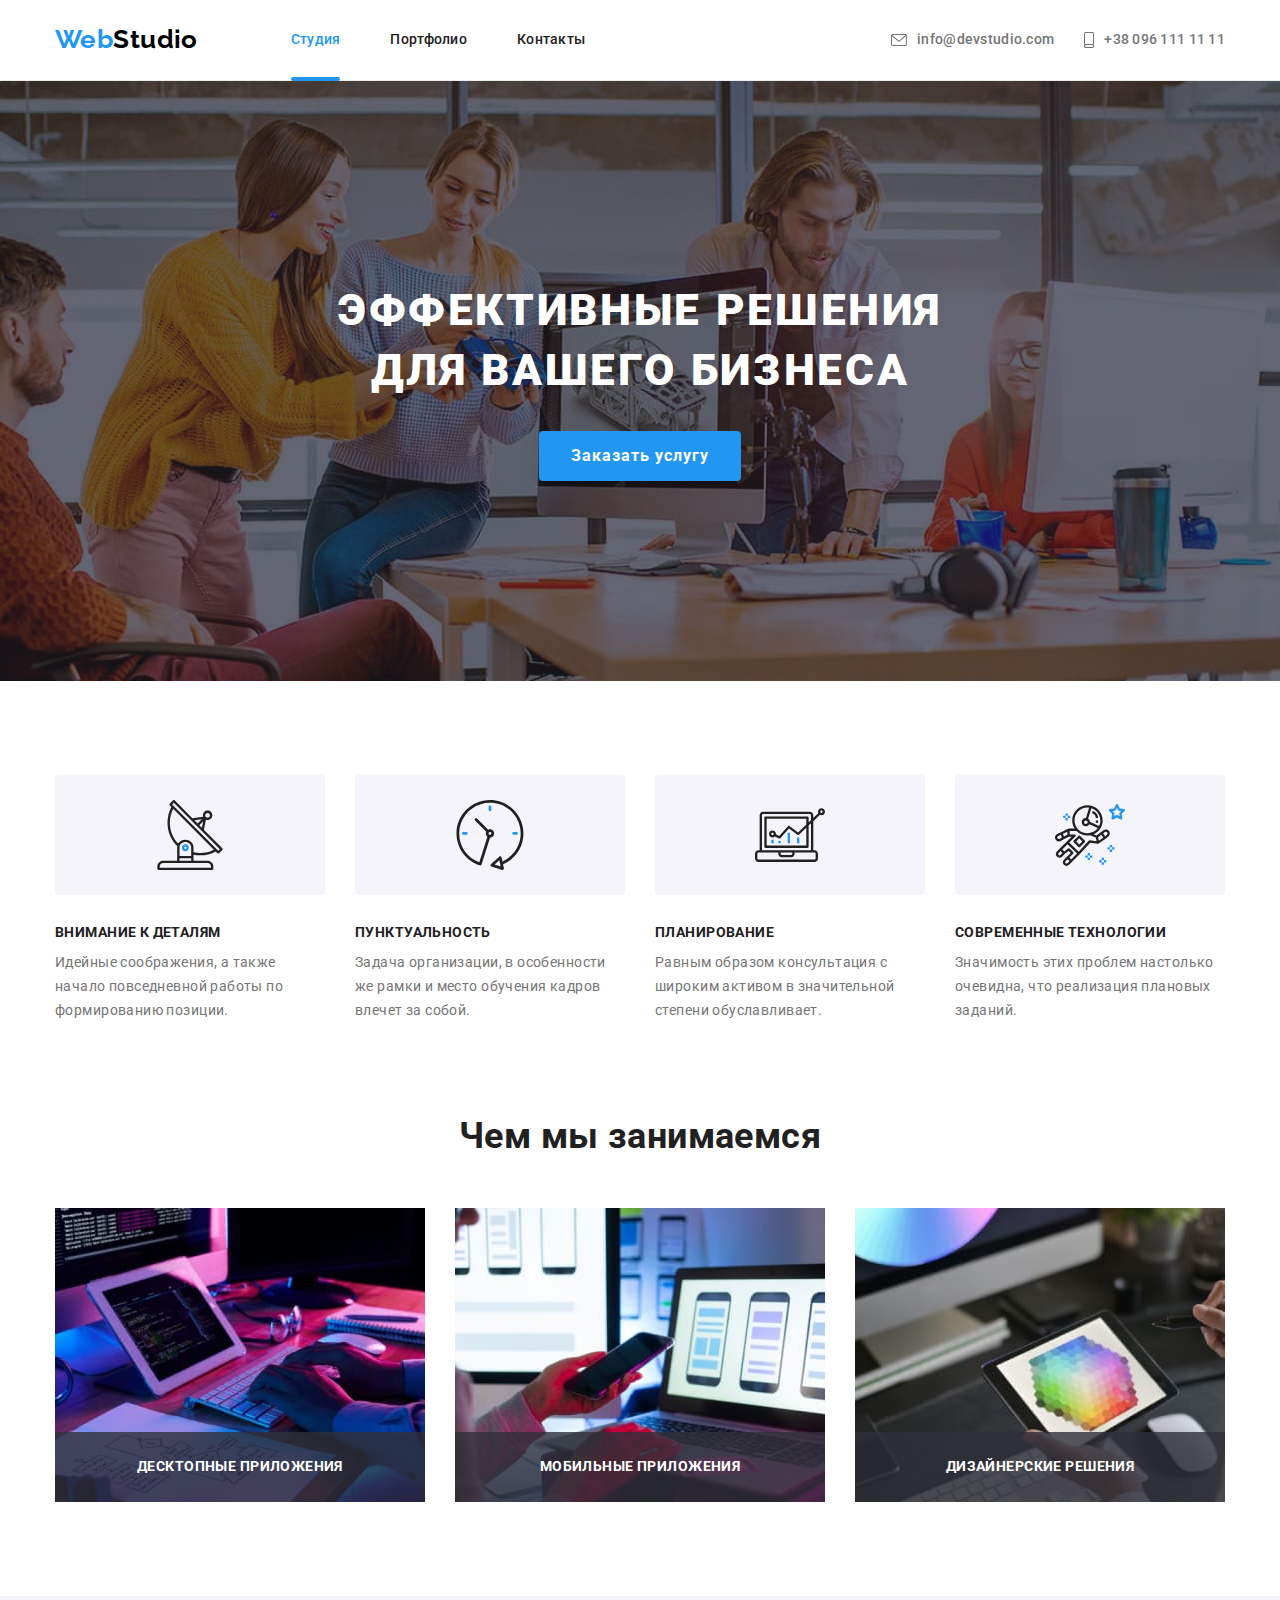
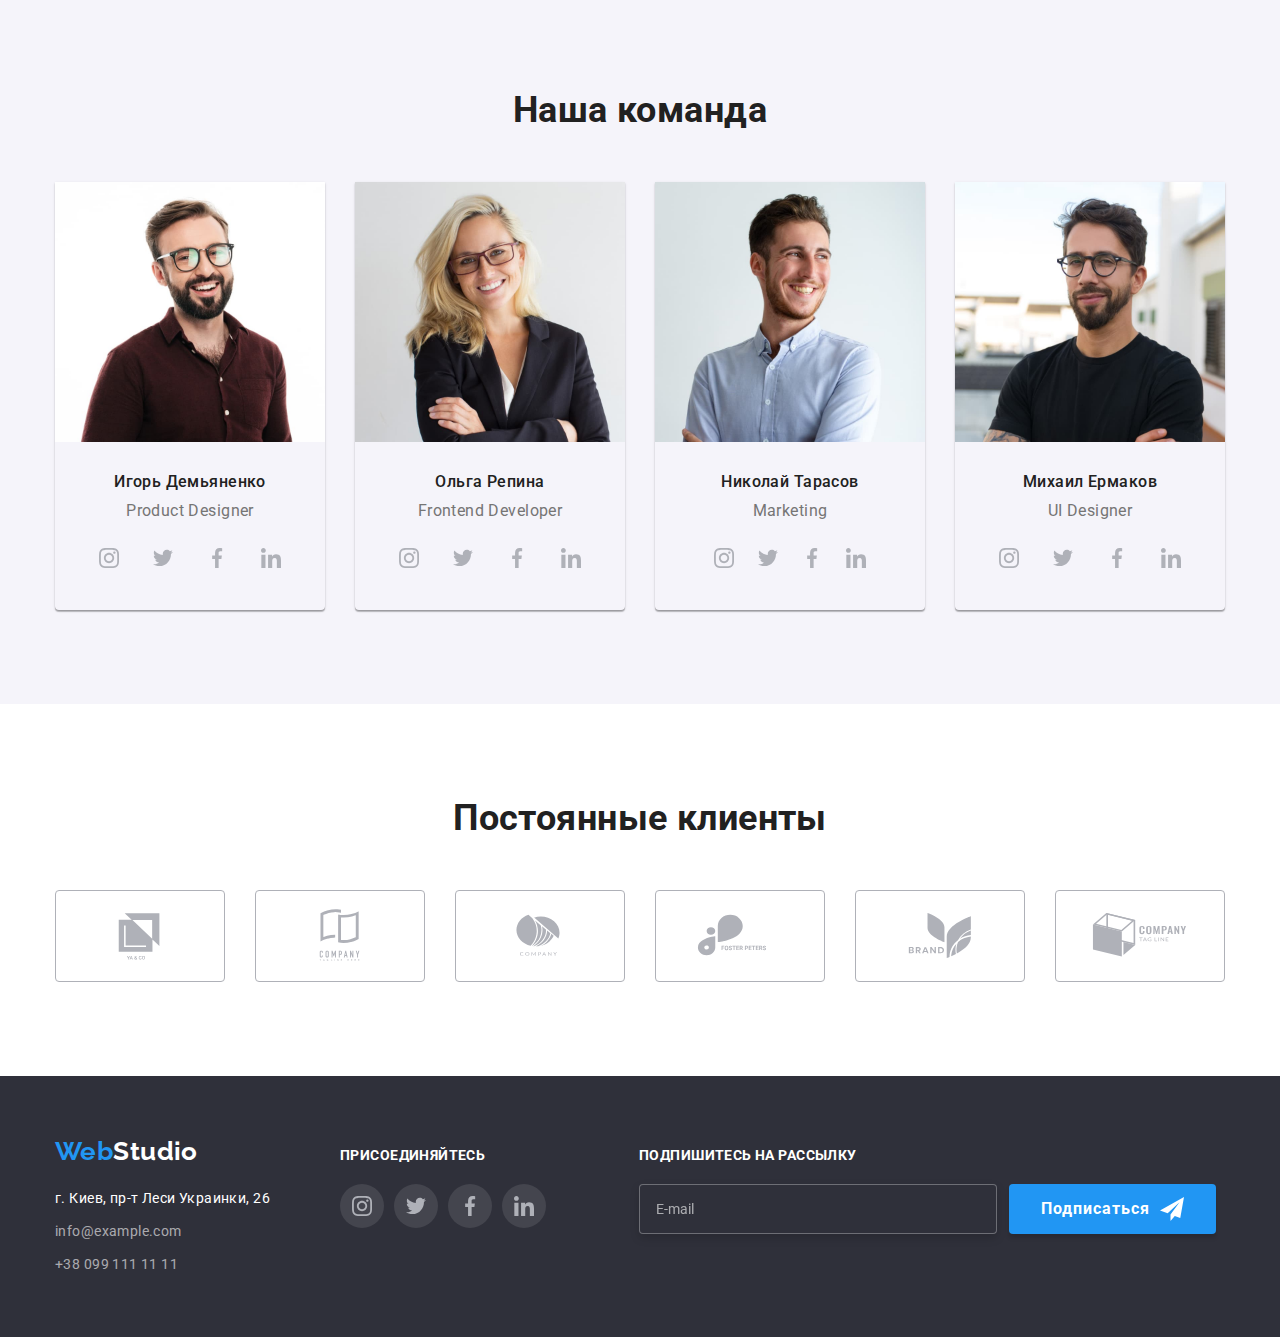
<file: index.html>
<!DOCTYPE html>
<html lang="ru">
    <head>
        <meta charset="UTF-8" />
        <meta http-equiv="X-UA-Compatible" content="IE=edge" />
        <meta name="viewport" content="width=device-width, initial-scale=1.0" />
        <title>WebStudio</title>
        <link rel="preconnect" href="https://fonts.googleapis.com" />
        <link rel="preconnect" href="https://fonts.gstatic.com" crossorigin />
        <link
            href="https://fonts.googleapis.com/css2?family=Raleway:wght@700&family=Roboto:wght@400;500;700;900&display=swap"
            rel="stylesheet"
        />

        <link rel="stylesheet" href="./css/main.min.css" />
    </head>
    <body>
        <header class="header">
            <div class="container header-content">
                <nav class="navigation">
                    <a class="logo" href="./index.html">
                        <span class="logo__part">Web</span>Studio
                    </a>

                    <ul class="site-nav">
                        <li class="site-nav__item">
                            <a class="site-nav__link site-nav__link--activ" href="./index.html"
                                >Студия</a
                            >
                        </li>

                        <li class="site-nav__item">
                            <a class="site-nav__link" href="./portfolio.html">Портфолио</a>
                        </li>

                        <li class="site-nav__item">
                            <a class="site-nav__link" href="">Контакты</a>
                        </li>
                    </ul>
                </nav>
                <ul class="contacts">
                    <li class="contacts__item">
                        <a class="contacts__link" href="mailto:info@devstudio.com">
                            <svg class="contacts__icon" width="16" height="12">
                                <use href="./images/symbol-defs.svg#icon-envelope"></use>
                            </svg>
                            info@devstudio.com
                        </a>
                    </li>

                    <li class="contacts__item">
                        <a class="contacts__link" href="tel:+380961111111">
                            <svg class="contacts__icon phone" width="10" height="16">
                                <use href="./images/symbol-defs.svg#icon-smartphone"></use>
                            </svg>
                            +38 096 111 11 11
                        </a>
                    </li>
                </ul>
            </div>
        </header>
        <main>
            <!-- hero section -->
            <section class="hero">
                <div class="container">
                    <h1 class="hero__title">Эффективные решения для вашего бизнеса</h1>
                    <button class="button" type="button" data-modal-open>Заказать услугу</button>
                </div>
                <div class="backdrop is-hidden" data-modal>
                    <div class="modal">
                        <button class="modal-btn" data-modal-close>
                            <svg class="modal-btn__icon" width="11" height="11">
                                <use href="./images/symbol-defs.svg#icon-close-cross"></use>
                            </svg>
                        </button>
                        <b class="modal__text">Оставьте свои данные, мы вам перезвоним</b>
                        <form class="form">
                            <label class="form__field">
                                <span class="form__label">Имя</span>
                                <input
                                    type="text"
                                    name="name"
                                    class="form__input"
                                    autocomplete="off"
                                />
                                <svg class="form__icon" width="18" height="18">
                                    <use href="./images/icons.svg#icon-person"></use>
                                </svg>
                            </label>

                            <label class="form__field">
                                <span class="form__label">Телефон</span>
                                <input
                                    type="tel"
                                    name="phone"
                                    class="form__input"
                                    autocomplete="off"
                                />
                                <svg class="form__icon" width="18" height="18">
                                    <use href="./images/icons.svg#icon-phone"></use>
                                </svg>
                            </label>

                            <label class="form__field">
                                <span class="form__label">Почта</span>
                                <input
                                    type="email"
                                    name="mail"
                                    class="form__input"
                                    autocomplete="off"
                                />
                                <svg class="form__icon" width="18" height="18">
                                    <use href="./images/icons.svg#icon-email"></use>
                                </svg>
                            </label>

                            <label class="form__field">
                                <span class="form__label">Комментарий</span>
                                <textarea
                                    class="form__input textarea"
                                    name="comment"
                                    placeholder="Введите текст"
                                ></textarea>
                            </label>

                            <label class="checkbox">
                                <input
                                    type="checkbox"
                                    name="accept"
                                    class="checkbox__input visually-hidden"
                                />
                                <svg class="checkbox__icon" width="16" height="15">
                                    <use href="./images/icons.svg#icon-check-input"></use>
                                </svg>
                                <span class="checkbox__lable"
                                    >Соглашаюсь с рассылкой и принимаю
                                    <a href="" class="checkbox__link">Условия договора</a>
                                </span>
                            </label>

                            <button type="submit" class="button button--submit-form">
                                Отправить
                            </button>
                        </form>
                    </div>
                </div>
            </section>
            <!-- Наши преимущества-->
            <section class="features">
                <div class="container">
                    <h2 class="visually-hidden">Наши преимущества</h2>
                    <ul class="features__list">
                        <li class="features__item">
                            <div class="features__logo">
                                <svg width="70" height="70">
                                    <use href="./images/symbol-defs.svg#icon-antenna"></use>
                                </svg>
                            </div>
                            <h3 class="features__title">Внимание к деталям</h3>
                            <p class="features__text">
                                Идейные соображения, а также начало повседневной работы по
                                формированию позиции.
                            </p>
                        </li>

                        <li class="features__item">
                            <div class="features__logo">
                                <svg width="70" height="70">
                                    <use href="./images/symbol-defs.svg#icon-clock"></use>
                                </svg>
                            </div>
                            <h3 class="features__title">Пунктуальность</h3>
                            <p class="features__text">
                                Задача организации, в особенности же рамки и место обучения кадров
                                влечет за собой.
                            </p>
                        </li>

                        <li class="features__item">
                            <div class="features__logo">
                                <svg width="70" height="70">
                                    <use href="./images/symbol-defs.svg#icon-diagram"></use>
                                </svg>
                            </div>
                            <h3 class="features__title">Планирование</h3>
                            <p class="features__text">
                                Равным образом консультация с широким активом в значительной степени
                                обуславливает.
                            </p>
                        </li>

                        <li class="features__item">
                            <div class="features__logo">
                                <svg width="70" height="70">
                                    <use href="./images/symbol-defs.svg#icon-astronaut"></use>
                                </svg>
                            </div>
                            <h3 class="features__title">Современные технологии</h3>
                            <p class="features__text">
                                Значимость этих проблем настолько очевидна, что реализация плановых
                                заданий.
                            </p>
                        </li>
                    </ul>
                </div>
            </section>
            <!-- Чем мы занимаемся -->
            <section class="section">
                <div class="container">
                    <h2 class="section-title">Чем мы занимаемся</h2>
                    <ul class="product">
                        <li class="product__item">
                            <img
                                src="./images/boxone.jpg"
                                class="product__image"
                                width="370"
                                height="294"
                                alt="ноут"
                            />
                            <div class="product__wrapper">
                                <h3 class="reuse__title">Десктопные приложения</h3>
                            </div>
                        </li>
                        <li class="product__item">
                            <img
                                src="./images/box-two.jpg"
                                class="product__image"
                                width="370"
                                height="294"
                                alt="телефон"
                            />
                            <div class="product__wrapper">
                                <h3 class="reuse__title">Мобильные приложения</h3>
                            </div>
                        </li>
                        <li class="product__item">
                            <img
                                src="./images/box-three.jpg"
                                class="product__image"
                                width="370"
                                height="294"
                                alt="планшет"
                            />
                            <div class="product__wrapper">
                                <h3 class="reuse__title">Дизайнерские решения</h3>
                            </div>
                        </li>
                    </ul>
                </div>
            </section>
            <!-- наша компуха -->
            <section class="section section--highlight">
                <div class="container">
                    <h2 class="section-title">Наша команда</h2>
                    <ul class="team-list">
                        <li class="team-list__item">
                            <img
                                src="./images/team-card-one.jpg"
                                class="team-list__image"
                                width="270"
                                height="260"
                                alt="Игорь Демьяненко"
                            />
                            <div class="team-list__card">
                                <h3 class="team-list__title">Игорь Демьяненко</h3>
                                <p class="team-list__text" lang="en">Product Designer</p>
                                <ul class="social-media">
                                    <li class="social-media__item">
                                        <a href="" class="social-media__link">
                                            <svg class="social-media__icon" width="20" height="20">
                                                <use
                                                    href="./images/symbol-defs.svg#icon-instagram"
                                                ></use>
                                            </svg>
                                        </a>
                                    </li>

                                    <li class="social-media__item">
                                        <a href="" class="social-media__link">
                                            <svg class="social-media__icon" width="20" height="20">
                                                <use
                                                    href="./images/symbol-defs.svg#icon-twitter"
                                                ></use>
                                            </svg>
                                        </a>
                                    </li>

                                    <li class="social-media__item">
                                        <a href="" class="social-media__link">
                                            <svg class="social-media__icon" width="20" height="20">
                                                <use
                                                    href="./images/symbol-defs.svg#icon-facebook"
                                                ></use>
                                            </svg>
                                        </a>
                                    </li>

                                    <li class="social-media__item">
                                        <a href="" class="social-media__link">
                                            <svg class="social-media__icon" width="20" height="20">
                                                <use
                                                    href="./images/symbol-defs.svg#icon-linkedin"
                                                ></use>
                                            </svg>
                                        </a>
                                    </li>
                                </ul>
                            </div>
                        </li>

                        <li class="team-list__item">
                            <img
                                src="./images/team-card-two.jpg"
                                class="team-list__image"
                                width="270"
                                height="260"
                                alt="Ольга Репина"
                            />
                            <div class="team-list__card">
                                <h3 class="team-list__title">Ольга Репина</h3>
                                <p class="team-list__text" lang="en">Frontend Developer</p>
                                <ul class="social-media">
                                    <li class="social-media__item">
                                        <a href="" class="social-media__link">
                                            <svg class="social-media__icon" width="20" height="20">
                                                <use
                                                    href="./images/symbol-defs.svg#icon-instagram"
                                                ></use>
                                            </svg>
                                        </a>
                                    </li>

                                    <li class="social-media__item">
                                        <a href="" class="social-media__link">
                                            <svg class="social-media__icon" width="20" height="20">
                                                <use
                                                    href="./images/symbol-defs.svg#icon-twitter"
                                                ></use>
                                            </svg>
                                        </a>
                                    </li>

                                    <li class="social-media__item">
                                        <a href="" class="social-media__link">
                                            <svg class="social-media__icon" width="20" height="20">
                                                <use
                                                    href="./images/symbol-defs.svg#icon-facebook"
                                                ></use>
                                            </svg>
                                        </a>
                                    </li>

                                    <li class="social-media__item">
                                        <a href="" class="social-media__link">
                                            <svg class="social-media__icon" width="20" height="20">
                                                <use
                                                    href="./images/symbol-defs.svg#icon-linkedin"
                                                ></use>
                                            </svg>
                                        </a>
                                    </li>
                                </ul>
                            </div>
                        </li>

                        <li class="team-list__item">
                            <img
                                src="./images/team-card-three.jpg"
                                class="team-list__image"
                                width="270"
                                height="260"
                                alt="Николай Тарасов"
                            />
                            <div class="team-list__card">
                                <h3 class="team-list__title">Николай Тарасов</h3>
                                <p class="team-list__text" lang="en">Marketing</p>
                                <ul class="social-media">
                                    <li>
                                        <a href="" class="social-media__link">
                                            <svg class="social-media__icon" width="20" height="20">
                                                <use
                                                    href="./images/symbol-defs.svg#icon-instagram"
                                                ></use>
                                            </svg>
                                        </a>
                                    </li>

                                    <li>
                                        <a href="" class="social-media__link">
                                            <svg class="social-media__icon" width="20" height="20">
                                                <use
                                                    href="./images/symbol-defs.svg#icon-twitter"
                                                ></use>
                                            </svg>
                                        </a>
                                    </li>

                                    <li>
                                        <a href="" class="social-media__link">
                                            <svg class="social-media__icon" width="20" height="20">
                                                <use
                                                    href="./images/symbol-defs.svg#icon-facebook"
                                                ></use>
                                            </svg>
                                        </a>
                                    </li>

                                    <li>
                                        <a href="" class="social-media__link">
                                            <svg class="social-media__icon" width="20" height="20">
                                                <use
                                                    href="./images/symbol-defs.svg#icon-linkedin"
                                                ></use>
                                            </svg>
                                        </a>
                                    </li>
                                </ul>
                            </div>
                        </li>

                        <li class="team-list__item">
                            <img
                                src="./images/team-card-four.jpg"
                                class="team-list__image"
                                width="270"
                                height="260"
                                alt="Михаил Ермаков"
                            />
                            <div class="team-list__card">
                                <h3 class="team-list__title">Михаил Ермаков</h3>
                                <p class="team-list__text" lang="en">UI Designer</p>
                                <ul class="social-media">
                                    <li class="social-media__item">
                                        <a href="" class="social-media__link">
                                            <svg class="social-media__icon" width="20" height="20">
                                                <use
                                                    href="./images/symbol-defs.svg#icon-instagram"
                                                ></use>
                                            </svg>
                                        </a>
                                    </li>

                                    <li class="social-media__item">
                                        <a href="" class="social-media__link">
                                            <svg class="social-media__icon" width="20" height="20">
                                                <use
                                                    href="./images/symbol-defs.svg#icon-twitter"
                                                ></use>
                                            </svg>
                                        </a>
                                    </li>

                                    <li class="social-media__item">
                                        <a href="" class="social-media__link">
                                            <svg class="social-media__icon" width="20" height="20">
                                                <use
                                                    href="./images/symbol-defs.svg#icon-facebook"
                                                ></use>
                                            </svg>
                                        </a>
                                    </li>

                                    <li class="social-media__item">
                                        <a href="" class="social-media__link">
                                            <svg class="social-media__icon" width="20" height="20">
                                                <use
                                                    href="./images/symbol-defs.svg#icon-linkedin"
                                                ></use>
                                            </svg>
                                        </a>
                                    </li>
                                </ul>
                            </div>
                        </li>
                    </ul>
                </div>
            </section>
            <!-- наши клиенты -->
            <section class="section">
                <div class="container">
                    <h2 class="section-title">Постоянные клиенты</h2>
                    <ul class="client-list">
                        <li class="client-list__item">
                            <a class="client-list__link" href="">
                                <svg class="client-list__icon" width="106" height="60">
                                    <use href="./images/symbol-defs.svg#icon-company1"></use>
                                </svg>
                            </a>
                        </li>

                        <li class="client-list__item">
                            <a class="client-list__link" href="">
                                <svg class="client-list__icon" width="106" height="60">
                                    <use href="./images/symbol-defs.svg#icon-company2"></use>
                                </svg>
                            </a>
                        </li>

                        <li class="client-list__item">
                            <a class="client-list__link" href="">
                                <svg class="client-list__icon" width="106" height="60">
                                    <use href="./images/symbol-defs.svg#icon-company3"></use>
                                </svg>
                            </a>
                        </li>

                        <li class="client-list__item">
                            <a class="client-list__link" href="">
                                <svg class="client-list__icon" width="106" height="60">
                                    <use href="./images/symbol-defs.svg#icon-company4"></use>
                                </svg>
                            </a>
                        </li>

                        <li class="client-list__item">
                            <a class="client-list__link" href="">
                                <svg class="client-list__icon" width="106" height="60">
                                    <use href="./images/symbol-defs.svg#icon-company5"></use>
                                </svg>
                            </a>
                        </li>

                        <li class="client-list__item">
                            <a class="client-list__link" href="">
                                <svg class="client-list__icon" width="106" height="60">
                                    <use href="./images/symbol-defs.svg#icon-company6"></use>
                                </svg>
                            </a>
                        </li>
                    </ul>
                </div>
            </section>
        </main>
        <!-- подвал -->
        <footer class="footer">
            <div class="container container--flexed">
                <div class="address-block">
                    <a class="logo logo--inverted" href="./index.html">
                        <span class="logo__part">Web</span>Studio
                    </a>
                    <address class="address">
                        <ul class="address__list">
                            <li class="address__item">
                                <a
                                    class="address__link address__link--general"
                                    href="https://www.google.com/maps/place/%D0%B1%D1%83%D0%BB.+%D0%9B%D0%B5%D1%81%D0%B8+%D0%A3%D0%BA%D1%80%D0%B0%D0%B8%D0%BD%D0%BA%D0%B8,+26,+%D0%9A%D0%B8%D0%B5%D0%B2,+02000/@50.4265807,30.5361971,17z/data=!4m13!1m7!3m6!1s0x40d4cf0e033ecbe9:0x57a4dffefec77da0!2z0LHRg9C7LiDQm9C10YHQuCDQo9C60YDQsNC40L3QutC4LCAyNiwg0JrQuNC10LIsIDAyMDAw!3b1!8m2!3d50.4265807!4d30.5383858!3m4!1s0x40d4cf0e033ecbe9:0x57a4dffefec77da0!8m2!3d50.4265807!4d30.5383858"
                                >
                                    г. Киев, пр-т Леси Украинки, 26
                                </a>
                            </li>

                            <li class="address__item">
                                <a class="address__link" href="mailto:info@example.com"
                                    >info@example.com</a
                                >
                            </li>

                            <li class="address__item">
                                <a class="address__link" href="tel:+380991111111"
                                    >+38 099 111 11 11</a
                                >
                            </li>
                        </ul>
                    </address>
                </div>

                <div class="join-block">
                    <p class="reuse__title reuse__title--modified">присоединяйтесь</p>
                    <ul class="social-media">
                        <li class="social-media__item">
                            <a class="social-media__link social-media__link--modified" href="">
                                <svg class="social-media__icon social-media__icon--modified" width="20" height="20">
                                    <use href="./images/symbol-defs.svg#icon-instagram"></use>
                                </svg>
                            </a>
                        </li>

                        <li class="social-media__item">
                            <a class="social-media__link social-media__link--modified" href="">
                                <svg class="social-media__icon social-media__icon--modified" width="20" height="20">
                                    <use href="./images/symbol-defs.svg#icon-twitter"></use>
                                </svg>
                            </a>
                        </li>

                        <li class="social-media__item">
                            <a class="social-media__link social-media__link--modified" href="">
                                <svg class="social-media__icon social-media__icon--modified" width="20" height="20">
                                    <use href="./images/symbol-defs.svg#icon-facebook"></use>
                                </svg>
                            </a>
                        </li>

                        <li class="social-media__item">
                            <a class="social-media__link social-media__link--modified" href="">
                                <svg class="social-media__icon social-media__icon--modified" width="20" height="20">
                                    <use href="./images/symbol-defs.svg#icon-linkedin"></use>
                                </svg>
                            </a>
                        </li>
                    </ul>
                </div>

                <div class="form-block">
                    <p class="reuse__title reuse__title--modified">Подпишитесь на рассылку</p>
                    <div class="form-wrapper">
                        <form class="join-form">
                            <input
                                type="email"
                                name="mail"
                                placeholder="E-mail"
                                class="join-form__input"
                            />
                        </form>

                        <button type="submit" class="button button--centered">
                            Подписаться<svg class="form-btn-icon" width="24" height="24">
                                <use href="./images/icons.svg#icon-telegram"></use>
                            </svg>
                        </button>
                    </div>
                </div>
            </div>
        </footer>
        <script src="./js/model.js"></script>
    </body>
</html>
</file>
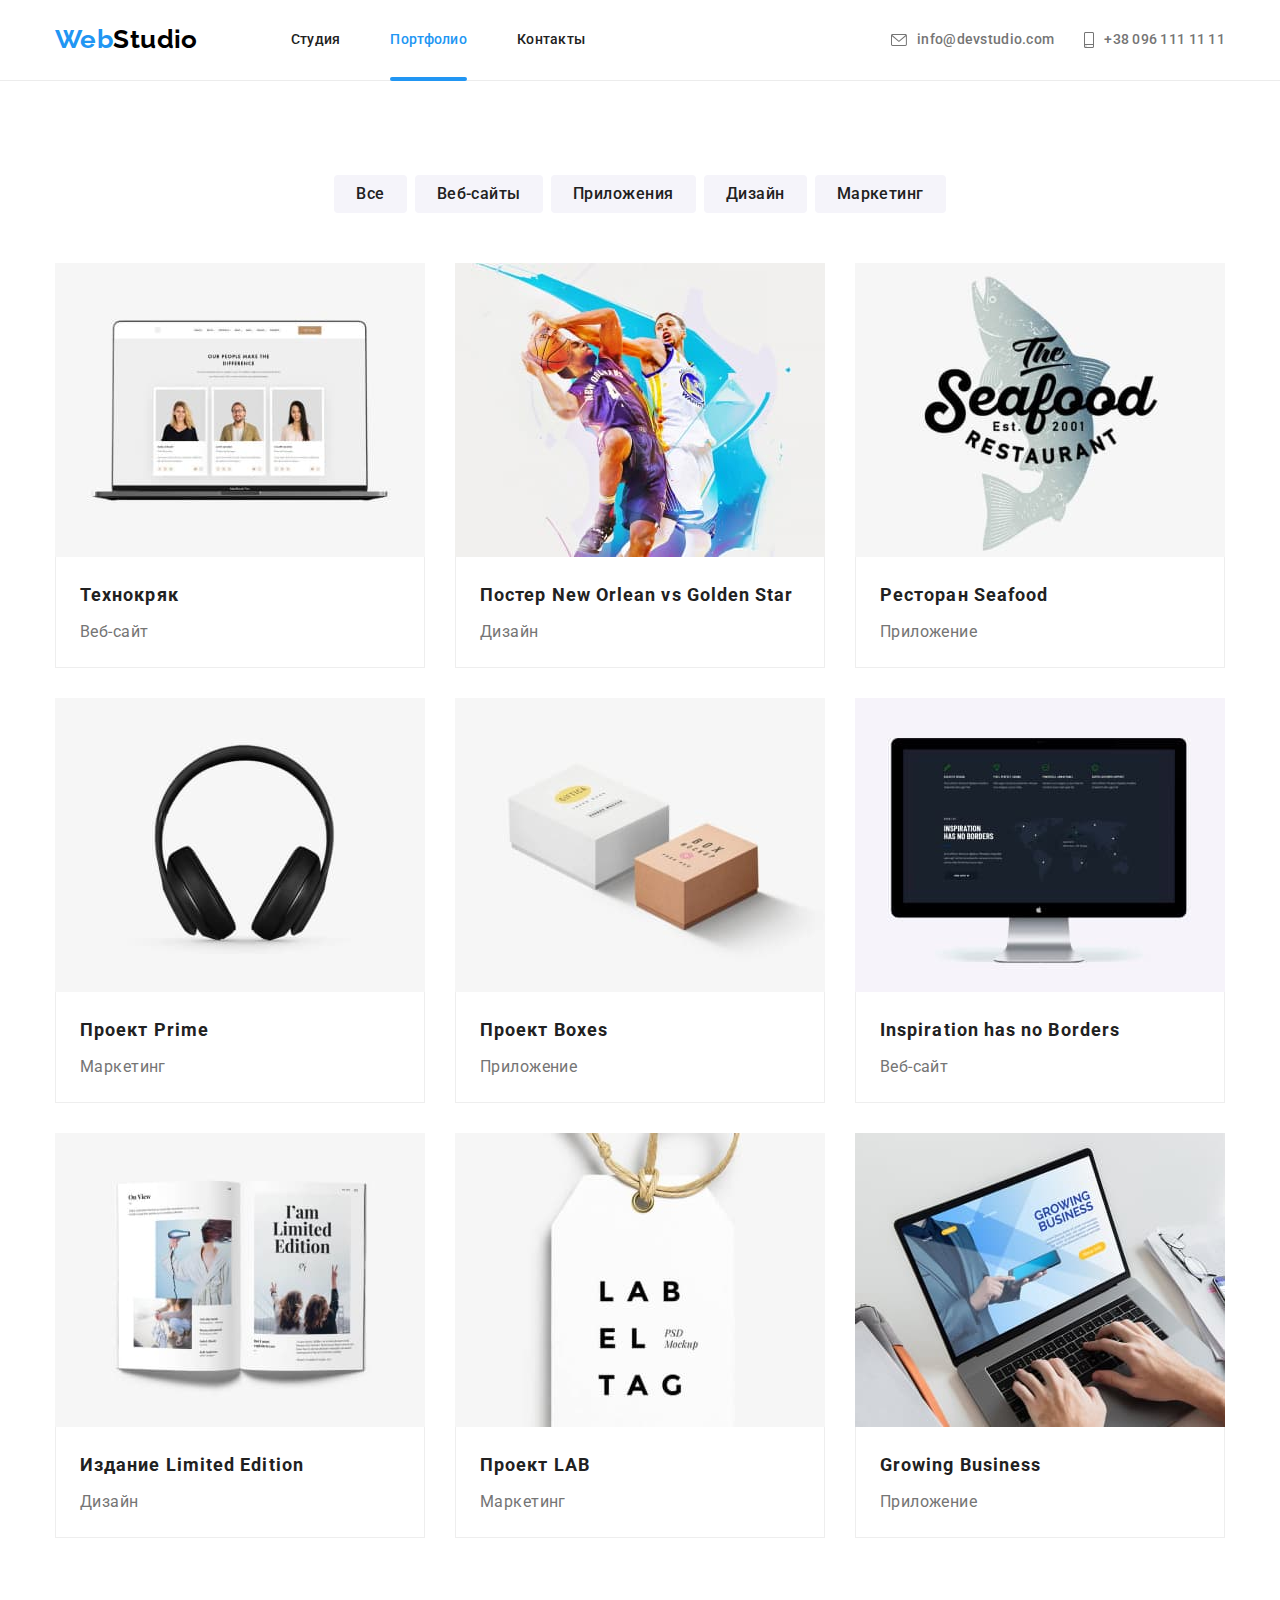
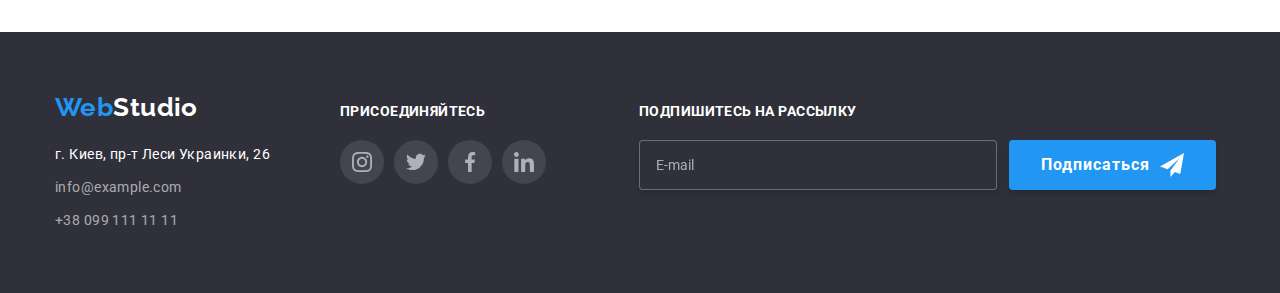
<file: portfolio.html>
<!DOCTYPE html>
<html lang="ru">
    <head>
        <meta charset="UTF-8" />
        <meta http-equiv="X-UA-Compatible" content="IE=edge" />
        <meta name="viewport" content="width=device-width, initial-scale=1.0" />
        <title>PORTFOLIO</title>
        <link rel="preconnect" href="https://fonts.googleapis.com" />
        <link rel="preconnect" href="https://fonts.gstatic.com" crossorigin />
        <link
            href="https://fonts.googleapis.com/css2?family=Raleway:wght@700&family=Roboto:wght@400;500;700;900&display=swap"
            rel="stylesheet"
        />
        <link rel="stylesheet" href="./css/main.min.css" />
    </head>
    <body>
        <header class="header">
            <div class="container header-content">
                <nav class="navigation">
                    <a class="logo" href="./index.html">
                        <span class="logo__part">Web</span>Studio
                    </a>

                    <ul class="site-nav">
                        <li class="site-nav__item">
                            <a class="site-nav__link" href="./index.html">Студия</a>
                        </li>

                        <li class="site-nav__item">
                            <a class="site-nav__link site-nav__link--activ" href="./portfolio.html"
                                >Портфолио</a
                            >
                        </li>

                        <li class="site-nav__item">
                            <a class="site-nav__link" href="">Контакты</a>
                        </li>
                    </ul>
                </nav>
                <ul class="contacts">
                    <li class="contacts__item">
                        <a class="contacts__link" href="mailto:info@devstudio.com">
                            <svg class="contacts__icon" width="16" height="12">
                                <use href="./images/symbol-defs.svg#icon-envelope"></use>
                            </svg>
                            info@devstudio.com
                        </a>
                    </li>

                    <li class="contacts__item">
                        <a class="contacts__link" href="tel:+380961111111">
                            <svg class="contacts__icon phone" width="10" height="16">
                                <use href="./images/symbol-defs.svg#icon-smartphone"></use>
                            </svg>
                            +38 096 111 11 11
                        </a>
                    </li>
                </ul>
            </div>
        </header>
        <main>
            <section class="section">
                <div class="container">
                    <ul class="filters">
                        <li class="filters__item">
                            <button class="filters__button" type="button">Все</button>
                        </li>
                        <li class="filters__item">
                            <button class="filters__button" type="button">Веб-сайты</button>
                        </li>
                        <li class="filters__item">
                            <button class="filters__button" type="button">Приложения</button>
                        </li>
                        <li class="filters__item">
                            <button class="filters__button" type="button">Дизайн</button>
                        </li>
                        <li class="filters__item">
                            <button class="filters__button" type="button">Маркетинг</button>
                        </li>
                    </ul>
                    <ul class="card-set">
                        <li class="card">
                            <div class="card__wrap">
                                <img
                                    class="card__image"
                                    src="./images/technocrack.jpg"
                                    alt="веб-сайт Технокряк "
                                />
                                <div class="overlay">
                                    <p class="overlay__content">
                                        Ресурс предлагает комплексные предложения с разным уровнем
                                        функционала и сервисов. Все это позволит посетителю получить
                                        исчерпывающие сведения о компании или частном лице.
                                    </p>
                                </div>
                            </div>

                            <div class="card__content">
                                <h2 class="card__title">Технокряк</h2>
                                <p class="card__text">Веб-сайт</p>
                            </div>
                        </li>

                        <li class="card">
                            <div class="card__wrap">
                                <img
                                    class="card__image"
                                    src="./images/poster.jpg"
                                    alt="два баскетболиста"
                                />
                                <div class="overlay">
                                    <p class="overlay__content">
                                        Ресурс предлагает комплексные предложения с разным уровнем
                                        функционала и сервисов. Все это позволит посетителю получить
                                        исчерпывающие сведения о компании или частном лице.
                                    </p>
                                </div>
                            </div>
                            <div class="card__content">
                                <h2 class="card__title">Постер New Orlean vs Golden Star</h2>
                                <p class="card__text">Дизайн</p>
                            </div>
                        </li>

                        <li class="card">
                            <div class="card__wrap">
                                <img class="card__image" src="./images/seafood.jpg" alt="" />
                                <div class="overlay">
                                    <p class="overlay__content">
                                        Ресурс предлагает комплексные предложения с разным уровнем
                                        функционала и сервисов. Все это позволит посетителю получить
                                        исчерпывающие сведения о компании или частном лице.
                                    </p>
                                </div>
                            </div>
                            <div class="card__content">
                                <h2 class="card__title">Ресторан Seafood</h2>
                                <p class="card__text">Приложение</p>
                            </div>
                        </li>

                        <li class="card">
                            <div class="card__wrap">
                                <img class="card__image" src="./images/prime.jpg" alt="" />
                                <div class="overlay">
                                    <p class="overlay__content">
                                        Ресурс предлагает комплексные предложения с разным уровнем
                                        функционала и сервисов. Все это позволит посетителю получить
                                        исчерпывающие сведения о компании или частном лице.
                                    </p>
                                </div>
                            </div>
                            <div class="card__content">
                                <h2 class="card__title">Проект Prime</h2>
                                <p class="card__text">Маркетинг</p>
                            </div>
                        </li>

                        <li class="card">
                            <div class="card__wrap">
                                <img class="card__image" src="./images/boxes.jpg" alt="" />
                                <div class="overlay">
                                    <p class="overlay__content">
                                        Ресурс предлагает комплексные предложения с разным уровнем
                                        функционала и сервисов. Все это позволит посетителю получить
                                        исчерпывающие сведения о компании или частном лице.
                                    </p>
                                </div>
                            </div>
                            <div class="card__content">
                                <h2 class="card__title">Проект Boxes</h2>
                                <p class="card__text">Приложение</p>
                            </div>
                        </li>

                        <li class="card">
                            <div class="card__wrap">
                                <img class="card__image" src="./images/inspiration.jpg" alt="" />
                                <div class="overlay">
                                    <p class="overlay__content">
                                        Ресурс предлагает комплексные предложения с разным уровнем
                                        функционала и сервисов. Все это позволит посетителю получить
                                        исчерпывающие сведения о компании или частном лице.
                                    </p>
                                </div>
                            </div>
                            <div class="card__content">
                                <h2 class="card__title" lang="en">Inspiration has no Borders</h2>
                                <p class="card__text">Веб-сайт</p>
                            </div>
                        </li>

                        <li class="card">
                            <div class="card__wrap">
                                <img
                                    class="card__image"
                                    src="./images/limited-edition.jpg"
                                    alt="книги"
                                />
                                <div class="overlay">
                                    <p class="overlay__content">
                                        Ресурс предлагает комплексные предложения с разным уровнем
                                        функционала и сервисов. Все это позволит посетителю получить
                                        исчерпывающие сведения о компании или частном лице.
                                    </p>
                                </div>
                            </div>
                            <div class="card__content">
                                <h2 class="card__title">Издание Limited Edition</h2>
                                <p class="card__text">Дизайн</p>
                            </div>
                        </li>

                        <li class="card">
                            <div class="card__wrap">
                                <img class="card__image" src="./images/lab.jpg" alt="" />
                                <div class="overlay">
                                    <p class="overlay__content">
                                        Ресурс предлагает комплексные предложения с разным уровнем
                                        функционала и сервисов. Все это позволит посетителю получить
                                        исчерпывающие сведения о компании или частном лице.
                                    </p>
                                </div>
                            </div>
                            <div class="card__content">
                                <h2 class="card__title">Проект LAB</h2>
                                <p class="card__text">Маркетинг</p>
                            </div>
                        </li>

                        <li class="card">
                            <div class="card__wrap">
                                <img class="card__image" src="./images/growing.jpg" alt="" />
                                <div class="overlay">
                                    <p class="overlay__content">
                                        Ресурс предлагает комплексные предложения с разным уровнем
                                        функционала и сервисов. Все это позволит посетителю получить
                                        исчерпывающие сведения о компании или частном лице.
                                    </p>
                                </div>
                            </div>
                            <div class="card__content">
                                <h2 class="card__title" lang="en">Growing Business</h2>
                                <p class="card__text">Приложение</p>
                            </div>
                        </li>
                    </ul>
                </div>
            </section>
        </main>
        <!-- footer -->
        <footer class="footer">
            <div class="container container--flexed">
                <div class="address-block">
                    <a class="logo logo--inverted" href="./index.html">
                        <span class="logo__part">Web</span>Studio
                    </a>
                    <address class="address">
                        <ul class="address__list">
                            <li class="address__item">
                                <a
                                    class="address__link address__link--general"
                                    href="https://www.google.com/maps/place/%D0%B1%D1%83%D0%BB.+%D0%9B%D0%B5%D1%81%D0%B8+%D0%A3%D0%BA%D1%80%D0%B0%D0%B8%D0%BD%D0%BA%D0%B8,+26,+%D0%9A%D0%B8%D0%B5%D0%B2,+02000/@50.4265807,30.5361971,17z/data=!4m13!1m7!3m6!1s0x40d4cf0e033ecbe9:0x57a4dffefec77da0!2z0LHRg9C7LiDQm9C10YHQuCDQo9C60YDQsNC40L3QutC4LCAyNiwg0JrQuNC10LIsIDAyMDAw!3b1!8m2!3d50.4265807!4d30.5383858!3m4!1s0x40d4cf0e033ecbe9:0x57a4dffefec77da0!8m2!3d50.4265807!4d30.5383858"
                                >
                                    г. Киев, пр-т Леси Украинки, 26
                                </a>
                            </li>

                            <li class="address__item">
                                <a class="address__link" href="mailto:info@example.com"
                                    >info@example.com</a
                                >
                            </li>

                            <li class="address__item">
                                <a class="address__link" href="tel:+380991111111"
                                    >+38 099 111 11 11</a
                                >
                            </li>
                        </ul>
                    </address>
                </div>

                <div class="join-block">
                    <p class="reuse__title reuse__title--modified">присоединяйтесь</p>
                    <ul class="social-media">
                        <li class="social-media__item">
                            <a class="social-media__link social-media__link--modified" href="">
                                <svg class="social-media__icon social-media__icon--modified" width="20" height="20">
                                    <use href="./images/symbol-defs.svg#icon-instagram"></use>
                                </svg>
                            </a>
                        </li>

                        <li class="social-media__item">
                            <a class="social-media__link social-media__link--modified" href="">
                                <svg class="social-media__icon social-media__icon--modified" width="20" height="20">
                                    <use href="./images/symbol-defs.svg#icon-twitter"></use>
                                </svg>
                            </a>
                        </li>

                        <li class="social-media__item">
                            <a class="social-media__link social-media__link--modified" href="">
                                <svg class="social-media__icon social-media__icon--modified" width="20" height="20">
                                    <use href="./images/symbol-defs.svg#icon-facebook"></use>
                                </svg>
                            </a>
                        </li>

                        <li class="social-media__item">
                            <a class="social-media__link social-media__link--modified" href="">
                                <svg class="social-media__icon social-media__icon--modified" width="20" height="20">
                                    <use href="./images/symbol-defs.svg#icon-linkedin"></use>
                                </svg>
                            </a>
                        </li>
                    </ul>
                </div>

                <div class="form-block">
                    <p class="reuse__title reuse__title--modified">Подпишитесь на рассылку</p>
                    <div class="form-wrapper">
                        <form class="join-form">
                            <input
                                type="email"
                                name="mail"
                                placeholder="E-mail"
                                class="join-form__input"
                            />
                        </form>

                        <button type="submit" class="button button--centered">
                            Подписаться<svg class="form-btn-icon" width="24" height="24">
                                <use href="./images/icons.svg#icon-telegram"></use>
                            </svg>
                        </button>
                    </div>
                </div>
            </div>
        </footer>
    </body>
</html>
</file>
<file: css/main.min.css>
/*! modern-normalize v1.1.0 | MIT License | https://github.com/sindresorhus/modern-normalize */*,::before,::after{-webkit-box-sizing:border-box;box-sizing:border-box}html{line-height:1.15;-webkit-text-size-adjust:100%;-moz-tab-size:4;-o-tab-size:4;tab-size:4}body{margin:0;font-family:system-ui,-apple-system,"Segoe UI",Roboto,Helvetica,Arial,sans-serif,"Apple Color Emoji","Segoe UI Emoji"}hr{height:0;color:inherit}abbr[title]{-webkit-text-decoration:underline dotted;text-decoration:underline dotted}b,strong{font-weight:bolder}code,kbd,samp,pre{font-family:ui-monospace, SFMono-Regular, Consolas, 'Liberation Mono', Menlo, monospace;font-size:1em}small{font-size:80%}sub,sup{font-size:75%;line-height:0;position:relative;vertical-align:baseline}sub{bottom:-0.25em}sup{top:-0.5em}table{text-indent:0;border-color:inherit}button,input,optgroup,select,textarea{font-family:inherit;font-size:100%;line-height:1.15;margin:0}button,select{text-transform:none}button,[type='button'],[type='reset'],[type='submit']{-webkit-appearance:button}::-moz-focus-inner{border-style:none;padding:0}:-moz-focusring{outline:1px dotted ButtonText}:-moz-ui-invalid{box-shadow:none}legend{padding:0}progress{vertical-align:baseline}::-webkit-inner-spin-button,::-webkit-outer-spin-button{height:auto}[type='search']{-webkit-appearance:textfield;outline-offset:-2px}::-webkit-search-decoration{-webkit-appearance:none}::-webkit-file-upload-button{-webkit-appearance:button;font:inherit}summary{display:list-item}body{color:#757575;font-family:'Roboto', 'Arial', sans-serif;font-size:14px;letter-spacing:0.03em;line-height:1.14}h1,h2,h3,h4,h5,h6,p{margin:0;padding:0}a{text-decoration:none}ul{list-style:none;padding:0;margin:0}.container{width:1200px;padding-left:15px;padding-right:15px;margin:0 auto}.logo{padding-top:24px;padding-bottom:25px;color:#000;font-family:'Raleway';font-style:normal;font-weight:700;font-size:26px;line-height:1.19;text-decoration:none}.logo__part{color:#2196f3}.is-hidden{opacity:0;pointer-events:none;visibility:hidden}.button{text-align:center;vertical-align:middle;border-radius:4px;padding:10px 32px;border:0;min-width:200px;color:#fff;background-color:#2196f3;font-family:'Roboto';font-weight:700;font-size:16px;line-height:1.88;letter-spacing:0.06em;cursor:pointer;-webkit-box-shadow:0px 4px 4px rgba(0,0,0,0.15);box-shadow:0px 4px 4px rgba(0,0,0,0.15)}.visually-hidden{position:absolute;width:1px;height:1px;margin:-1px;border:0;padding:0;white-space:nowrap;-webkit-clip-path:inset(100%);clip-path:inset(100%);clip:rect(0 0 0 0);overflow:hidden}.section{padding-top:94px;padding-bottom:94px}.section-title{color:#212121;font-weight:700;font-size:36px;line-height:1.16;text-align:center;margin-bottom:50px}.reuse__title{display:inline-block;font-weight:700;font-size:14px;line-height:1.14;letter-spacing:0.03em;text-transform:uppercase;color:#fff}.header{border-bottom:1px solid #ececec}.header-content{display:-webkit-box;display:-ms-flexbox;display:flex;-webkit-box-align:center;-ms-flex-align:center;align-items:center}.navigation{display:-webkit-box;display:-ms-flexbox;display:flex}.site-nav{display:-webkit-box;display:-ms-flexbox;display:flex;margin-left:93px;margin-bottom:-1px}.site-nav .site-nav__item:not(:last-child){margin-right:50px}.site-nav .site-nav__link{display:block;padding-top:32px;color:#212121;font-weight:500;letter-spacing:0.02em;text-decoration:none;-webkit-transition:color 250ms cubic-bezier(0.4, 0, 0.2, 1);transition:color 250ms cubic-bezier(0.4, 0, 0.2, 1)}.site-nav .site-nav__link:hover,.site-nav .site-nav__link:focus{color:#2196f3}.site-nav .site-nav__link--activ{color:#2196f3}.site-nav .site-nav__link--activ::after{content:'';display:block;width:100%;height:4px;margin-top:29px;background:#2196f3;border-radius:2px}.contacts{display:-webkit-box;display:-ms-flexbox;display:flex;margin-left:auto}.contacts .contacts__item:not(:last-child){margin-right:30px}.contacts .contacts__link{display:-webkit-box;display:-ms-flexbox;display:flex;-webkit-box-align:center;-ms-flex-align:center;align-items:center;padding-top:20px;padding-bottom:20px;color:#757575;font-weight:500;letter-spacing:0.02em;text-decoration:none;fill:#757575;-webkit-transition:color 250ms cubic-bezier(0.4, 0, 0.2, 1),fill 250ms cubic-bezier(0.4, 0, 0.2, 1);transition:color 250ms cubic-bezier(0.4, 0, 0.2, 1),fill 250ms cubic-bezier(0.4, 0, 0.2, 1)}.contacts .contacts__link:hover,.contacts .contacts__link:focus{color:#2196f3;fill:#2196f3}.contacts .contacts__icon{margin-right:10px;fill:currentColor}.hero{padding-top:200px;padding-bottom:200px;text-align:center;background-color:#2f303a;max-width:1600px;max-height:600px;margin-right:auto;margin-left:auto;background-image:-webkit-gradient(linear, left top, right top, from(rgba(47,48,58,0.4)), to(rgba(47,48,58,0.4))),url("../images/hero-back.jpg");background-image:linear-gradient(to right, rgba(47,48,58,0.4), rgba(47,48,58,0.4)),url("../images/hero-back.jpg");background-repeat:no-repeat;background-position:center}.hero .hero__title{margin:0 auto 30px auto;color:#fff;font-weight:900;font-size:44px;line-height:1.36;text-transform:uppercase;letter-spacing:0.06em;max-width:696px}.backdrop{position:fixed;z-index:1;top:0;left:0;right:0;bottom:0;background:rgba(0,0,0,0.2);-webkit-transition:opacity 300ms cubic-bezier(0.4, 0, 0.2, 1),visibility 300ms cubic-bezier(0.4, 0, 0.2, 1);transition:opacity 300ms cubic-bezier(0.4, 0, 0.2, 1),visibility 300ms cubic-bezier(0.4, 0, 0.2, 1)}.modal{position:absolute;top:50%;left:50%;padding-top:40px;text-align:center;max-width:528px;min-height:581px;-webkit-box-shadow:0px 1px 3px rgba(0,0,0,0.12),0px 1px 1px rgba(0,0,0,0.14),0px 2px 1px rgba(0,0,0,0.2);box-shadow:0px 1px 3px rgba(0,0,0,0.12),0px 1px 1px rgba(0,0,0,0.14),0px 2px 1px rgba(0,0,0,0.2);border-radius:4px;background-color:#fff;-webkit-transform:translate(-50%, -50%) scale(1) rotate(360deg);transform:translate(-50%, -50%) scale(1) rotate(360deg);-webkit-transition:-webkit-transform 500ms cubic-bezier(0.4, 0, 0.2, 1);transition:-webkit-transform 500ms cubic-bezier(0.4, 0, 0.2, 1);transition:transform 500ms cubic-bezier(0.4, 0, 0.2, 1);transition:transform 500ms cubic-bezier(0.4, 0, 0.2, 1), -webkit-transform 500ms cubic-bezier(0.4, 0, 0.2, 1)}.modal .modal__text{font-weight:700;font-size:20px;line-height:1.15;color:#212121}.backdrop.is-hidden .modal{-webkit-transform:translate(-50%, -50%) scale(0) rotate(0deg);transform:translate(-50%, -50%) scale(0) rotate(0deg)}.modal-btn{position:absolute;top:8px;right:8px;width:30px;height:30px;background-color:#fff;border:1px solid rgba(0,0,0,0.1);border-radius:50%}.modal-btn .modal-btn__icon{position:absolute;top:50%;left:50%;-webkit-transform:translate(-50%, -50%);transform:translate(-50%, -50%);-webkit-transition:fill 250ms cubic-bezier(0.4, 0, 0.2, 1);transition:fill 250ms cubic-bezier(0.4, 0, 0.2, 1)}.modal-btn:hover .modal-btn__icon,.modal-btn:focus .modal-btn__icon{fill:#2196f3}.form{width:100%;padding-left:40px;padding-right:40px;margin-top:12px}.form .form__field{display:-webkit-box;display:-ms-flexbox;display:flex;-webkit-box-align:start;-ms-flex-align:start;align-items:start;-webkit-box-orient:vertical;-webkit-box-direction:normal;-ms-flex-direction:column;flex-direction:column;margin-bottom:10px;position:relative}.form .form__field:nth-child(4){margin-bottom:20px}.form .form__field:focus-within .form__icon{fill:#2196f3}.form .form__label{font-size:12px;line-height:1.17;letter-spacing:0.01em;margin-bottom:4px}.form .form__input{display:-webkit-box;display:-ms-flexbox;display:flex;width:100%;height:40px;padding:0 0 0 42px;outline:transparent;border:1px solid rgba(33,33,33,0.2);border-radius:4px;-webkit-transition:border 250ms cubic-bezier(0.4, 0, 0.2, 1);transition:border 250ms cubic-bezier(0.4, 0, 0.2, 1)}.form .form__input:focus{border-color:#2196f3}.form .form__icon{position:absolute;left:12px;top:50%;-webkit-transition:fill 250ms cubic-bezier(0.4, 0, 0.2, 1);transition:fill 250ms cubic-bezier(0.4, 0, 0.2, 1)}.form .textarea{display:inline-block;resize:none;height:120px;padding:12px 16px}.form .textarea::-webkit-input-placeholder{font-size:12px;line-height:1.17;letter-spacing:0.01em;color:rgba(117,117,117,0.5)}.form .textarea:-ms-input-placeholder{font-size:12px;line-height:1.17;letter-spacing:0.01em;color:rgba(117,117,117,0.5)}.form .textarea::-ms-input-placeholder{font-size:12px;line-height:1.17;letter-spacing:0.01em;color:rgba(117,117,117,0.5)}.form .textarea::placeholder{font-size:12px;line-height:1.17;letter-spacing:0.01em;color:rgba(117,117,117,0.5)}.button--submit-form{-webkit-transition:background-color 250ms cubic-bezier(0.4, 0, 0.2, 1);transition:background-color 250ms cubic-bezier(0.4, 0, 0.2, 1)}.button--submit-form:hover,.button--submit-form:focus{background-color:#188ce8}.checkbox{display:-webkit-box;display:-ms-flexbox;display:flex;-webkit-box-align:center;-ms-flex-align:center;align-items:center;-webkit-box-pack:center;-ms-flex-pack:center;justify-content:center;margin-bottom:30px}.checkbox .checkbox__input:checked+.checkbox__icon{fill:#2196f3;background-image:url('data:image/svg+xml,%3Csvg width="16" height="15" fill="none" xmlns="http://www.w3.org/2000/svg"%3E%3Crect width="16" height="15" rx="2" fill="%232196F3"/%3E%3Cpath d="m3.957 7.752-.069-.066-.069.065-.888.842-.076.072.076.073 3.496 3.334.069.066.069-.066 7.504-7.158.076-.073-.076-.072-.882-.841-.069-.066-.069.066-6.553 6.246-2.539-2.422Z" fill="%23fff" stroke="%23fff" stroke-width=".2"/%3E%3C/svg%3E')}.checkbox .checkbox__icon{margin-left:12px}.checkbox .checkbox__lable{margin-left:7px;line-height:1.71}.checkbox .checkbox__link{color:#2196f3}.features{padding-top:94px}.features .features__list{display:-webkit-box;display:-ms-flexbox;display:flex}.features .features__item{width:270px}.features .features__item:not(:last-child){margin-right:30px}.features .features__logo{display:-webkit-box;display:-ms-flexbox;display:flex;-webkit-box-align:center;-ms-flex-align:center;align-items:center;-webkit-box-pack:center;-ms-flex-pack:center;justify-content:center;background-color:#f5f4fa;height:120px;border-radius:4px;margin-bottom:30px}.features .features__title{margin-bottom:10px;font-size:14px;color:#212121;font-weight:700;text-transform:uppercase}.features .features__text{line-height:1.71}.product{display:-webkit-box;display:-ms-flexbox;display:flex}.product .product__item{position:relative}.product .product__item:not(:last-child){margin-right:30px}.product .product__image{display:block}.product .product__wrapper{position:absolute;padding:27px 0 27px 0;left:0;bottom:0;width:100%;text-align:center;background:rgba(47,48,58,0.8)}.section--highlight{background-color:#f5f4fa}.team-list{display:-webkit-box;display:-ms-flexbox;display:flex;text-align:center}.team-list .team-list__item{background-color:var(--white-color);-webkit-box-shadow:0px 1px 3px rgba(0,0,0,0.12),0px 1px 1px rgba(0,0,0,0.14),0px 2px 1px rgba(0,0,0,0.2);box-shadow:0px 1px 3px rgba(0,0,0,0.12),0px 1px 1px rgba(0,0,0,0.14),0px 2px 1px rgba(0,0,0,0.2);border-radius:0px 0px 4px 4px}.team-list .team-list__item:not(:last-child){margin-right:30px}.team-list .team-list__image{display:block}.team-list .team-list__card{padding-top:30px;padding-bottom:30px}.team-list .team-list__title,.team-list .team-list__text{font-size:16px;line-height:1.19}.team-list .team-list__title{margin-bottom:10px;font-weight:500;color:#212121}.team-list .team-list__text{margin-bottom:16px}.social-media{display:-webkit-box;display:-ms-flexbox;display:flex;-webkit-box-pack:center;-ms-flex-pack:center;justify-content:center}.social-media .social-media__item:not(:last-child){margin-right:10px}.social-media .social-media__link{display:-webkit-box;display:-ms-flexbox;display:flex;-webkit-box-pack:center;-ms-flex-pack:center;justify-content:center;-webkit-box-align:center;-ms-flex-align:center;align-items:center;color:#afb1b8;width:44px;height:44px;border-radius:50%;-webkit-transition:background-color 250ms cubic-bezier(0.4, 0, 0.2, 1),color 250ms cubic-bezier(0.4, 0, 0.2, 1);transition:background-color 250ms cubic-bezier(0.4, 0, 0.2, 1),color 250ms cubic-bezier(0.4, 0, 0.2, 1)}.social-media .social-media__link:hover,.social-media .social-media__link:focus{background-color:#2196f3;color:#fff}.social-media .social-media__icon{display:block;fill:currentColor}.client-list{display:-webkit-box;display:-ms-flexbox;display:flex}.client-list .client-list__item:not(:last-child){margin-right:30px}.client-list .client-list__link{display:-webkit-box;display:-ms-flexbox;display:flex;-webkit-box-pack:center;-ms-flex-pack:center;justify-content:center;-webkit-box-align:center;-ms-flex-align:center;align-items:center;width:170px;height:92px;border-radius:4px;border:1px solid #afb1b8;color:#afb1b8;-webkit-transition:color 250ms cubic-bezier(0.4, 0, 0.2, 1),border-color 250ms cubic-bezier(0.4, 0, 0.2, 1);transition:color 250ms cubic-bezier(0.4, 0, 0.2, 1),border-color 250ms cubic-bezier(0.4, 0, 0.2, 1)}.client-list .client-list__link:hover,.client-list .client-list__link:focus{border-color:#2196f3;color:#2196f3}.client-list .client-list__icon{fill:currentColor}.footer{padding-top:60px;padding-bottom:60px;background-color:#2f303a}.container--flexed{display:-webkit-box;display:-ms-flexbox;display:flex}.logo--inverted{color:#fff}.address-block{margin-right:70px}.address{margin-top:20px}.address .address__item:not(:last-child){margin-bottom:9px}.address .address__link{text-decoration:none;font-style:normal;line-height:1.71;color:rgba(255,255,255,0.6);-webkit-transition:color 250ms cubic-bezier(0.4, 0, 0.2, 1);transition:color 250ms cubic-bezier(0.4, 0, 0.2, 1)}.address .address__link:hover,.address .address__link:focus{color:#2196f3}.address .address__link--general{color:#fff}.join-block{margin-top:12px}.reuse__title--modified{margin-bottom:20px}.social-media__link--modified{background-color:rgba(255,255,255,0.1);color:#fff}.form-block{margin-left:93px;margin-top:12px}.form-wrapper{display:-webkit-box;display:-ms-flexbox;display:flex;-webkit-box-align:center;-ms-flex-align:center;align-items:center}.join-form__input{width:358px;height:50px;padding:15px 16px;margin-right:12px;border:1px solid rgba(255,255,255,0.3);-webkit-box-sizing:border-box;box-sizing:border-box;-webkit-filter:drop-shadow(0px 4px 4px rgba(0,0,0,0.15));filter:drop-shadow(0px 4px 4px rgba(0,0,0,0.15));border-radius:4px;background-color:#2f303a;color:#fff}.join-form__input::-webkit-input-placeholder{font-style:16px;line-height:1.25;color:rgba(255,255,255,0.6)}.join-form__input:-ms-input-placeholder{font-style:16px;line-height:1.25;color:rgba(255,255,255,0.6)}.join-form__input::-ms-input-placeholder{font-style:16px;line-height:1.25;color:rgba(255,255,255,0.6)}.join-form__input::placeholder{font-style:16px;line-height:1.25;color:rgba(255,255,255,0.6)}.button--centered{display:-webkit-box;display:-ms-flexbox;display:flex;-webkit-box-align:center;-ms-flex-align:center;align-items:center}.form-btn-icon{margin-left:10px}.filters{display:-webkit-box;display:-ms-flexbox;display:flex;-webkit-box-pack:center;-ms-flex-pack:center;justify-content:center;margin-bottom:50px}.filters .filters__item:not(:last-child){margin-right:8px}.filters .filters__button{border-radius:4px;border:transparent;padding:6px 22px;color:#212121;background-color:#f5f4fa;font-weight:500;font-size:16px;line-height:1.62;letter-spacing:0.03em;cursor:pointer;font-family:'Roboto';-webkit-transition:color 250ms cubic-bezier(0.4, 0, 0.2, 1),background-color 250ms cubic-bezier(0.4, 0, 0.2, 1),-webkit-box-shadow 250ms cubic-bezier(0.4, 0, 0.2, 1);transition:color 250ms cubic-bezier(0.4, 0, 0.2, 1),background-color 250ms cubic-bezier(0.4, 0, 0.2, 1),-webkit-box-shadow 250ms cubic-bezier(0.4, 0, 0.2, 1);transition:color 250ms cubic-bezier(0.4, 0, 0.2, 1),background-color 250ms cubic-bezier(0.4, 0, 0.2, 1),box-shadow 250ms cubic-bezier(0.4, 0, 0.2, 1);transition:color 250ms cubic-bezier(0.4, 0, 0.2, 1),background-color 250ms cubic-bezier(0.4, 0, 0.2, 1),box-shadow 250ms cubic-bezier(0.4, 0, 0.2, 1),-webkit-box-shadow 250ms cubic-bezier(0.4, 0, 0.2, 1)}.filters .filters__button:hover,.filters .filters__button:focus{color:#fff;background-color:#2196f3;-webkit-box-shadow:0px 3px 1px rgba(0,0,0,0.1),0px 1px 2px rgba(0,0,0,0.08),0px 2px 2px rgba(0,0,0,0.12);box-shadow:0px 3px 1px rgba(0,0,0,0.1),0px 1px 2px rgba(0,0,0,0.08),0px 2px 2px rgba(0,0,0,0.12)}.card-set{display:-webkit-box;display:-ms-flexbox;display:flex;-ms-flex-wrap:wrap;flex-wrap:wrap;margin-top:-30px;margin-left:-30px}.card-set .card{margin-top:30px;margin-left:30px;-ms-flex-preferred-size:calc(100% / 3 - 30px);flex-basis:calc(100% / 3 - 30px);-webkit-transition:-webkit-box-shadow 250ms cubic-bezier(0.4, 0, 0.2, 1);transition:-webkit-box-shadow 250ms cubic-bezier(0.4, 0, 0.2, 1);transition:box-shadow 250ms cubic-bezier(0.4, 0, 0.2, 1);transition:box-shadow 250ms cubic-bezier(0.4, 0, 0.2, 1), -webkit-box-shadow 250ms cubic-bezier(0.4, 0, 0.2, 1)}.card-set .card:hover{-webkit-box-shadow:0px 1px 1px rgba(0,0,0,0.12),0px 4px 4px rgba(0,0,0,0.06),1px 4px 6px rgba(0,0,0,0.16);box-shadow:0px 1px 1px rgba(0,0,0,0.12),0px 4px 4px rgba(0,0,0,0.06),1px 4px 6px rgba(0,0,0,0.16);cursor:pointer}.card-set .card:hover .overlay{-webkit-transform:translateY(0%);transform:translateY(0%)}.card-set .card__wrap{position:relative;overflow:hidden}.card-set .card__image{display:block;max-width:100%}.card-set .overlay{position:absolute;left:0;top:0;bottom:0;right:0;background-color:rgba(33,150,243,0.9);-webkit-transform:translateY(100%);transform:translateY(100%);-webkit-transition:-webkit-transform 250ms cubic-bezier(0.4, 0, 0.2, 1);transition:-webkit-transform 250ms cubic-bezier(0.4, 0, 0.2, 1);transition:transform 250ms cubic-bezier(0.4, 0, 0.2, 1);transition:transform 250ms cubic-bezier(0.4, 0, 0.2, 1), -webkit-transform 250ms cubic-bezier(0.4, 0, 0.2, 1)}.card-set .overlay__content{padding:63px 24px;font-size:18px;line-height:1.56;color:#fff}.card-set .card__content{padding:20px 24px;border:1px solid #eeeeee;border-top:0}.card-set .card__title{margin-bottom:4px;color:#212121;font-weight:700;font-size:18px;line-height:2;letter-spacing:0.06em}.card-set .card__text{font-size:16px;line-height:1.88}
/*# sourceMappingURL=main.min.css.map */
</file>
